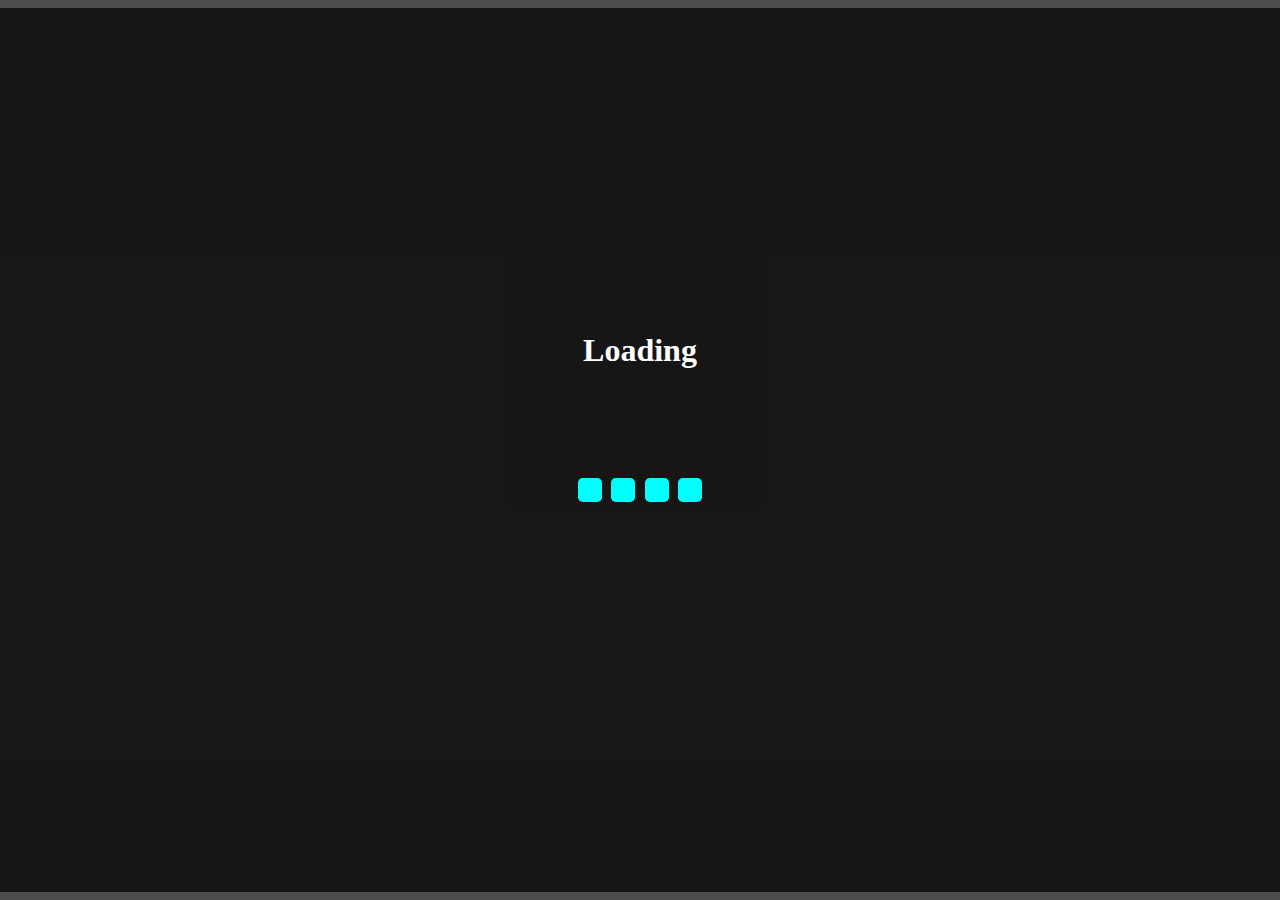
<file: index.html>
<!DOCTYPE html>
<html lang="en">
  <head>
    <meta name="viewport" content="width=device-width, initial-scale=1.0" />
    <title>PlayVerse</title>
    <link rel="icon" href="./assets/icon.png" />

    <style>
      html,
      body {
        height: 100%;
        width: 100%;
        background-color: rgba(0, 0, 0, 0.7);
        display: flex;
        flex-direction: column;
        justify-content: center;
        align-items: center;
        color: white;
      }
      .square {
        display: flex;
        height: 12.5rem;
        width: 15.6rem;
        justify-content: center;
        align-items: center;
        color: white;
      }

      .same {
        margin: 0 0.3rem;
        border-radius: 0.3rem;
        height: 1.5rem;
        width: 1.5rem;
        background-color: aqua;
        animation: move 1s infinite ease-in-out;
      }

      .sq1 {
        animation-delay: 0s;
      }
      .sq2 {
        animation-delay: 0.1s;
      }
      .sq3 {
        animation-delay: 0.2s;
      }
      .sq4 {
        animation-delay: 0.3s;
      }
      @keyframes move {
        0%,
        100% {
          transform: translateY(0rem);
        }
        50% {
          transform: translateY(-2.5rem);
        }
      }
    </style>
  </head>
  <body>
    <h1>Loading</h1>

    <div class="square">
      <div class="sq1 same"></div>
      <div class="sq2 same"></div>
      <div class="sq3 same"></div>
      <div class="sq4 same"></div>
    </div>
    <script>
      setTimeout(() => {
        window.location.href = "index2.html";
      }, 3500);
    </script>
  </body>
</html>
</file>
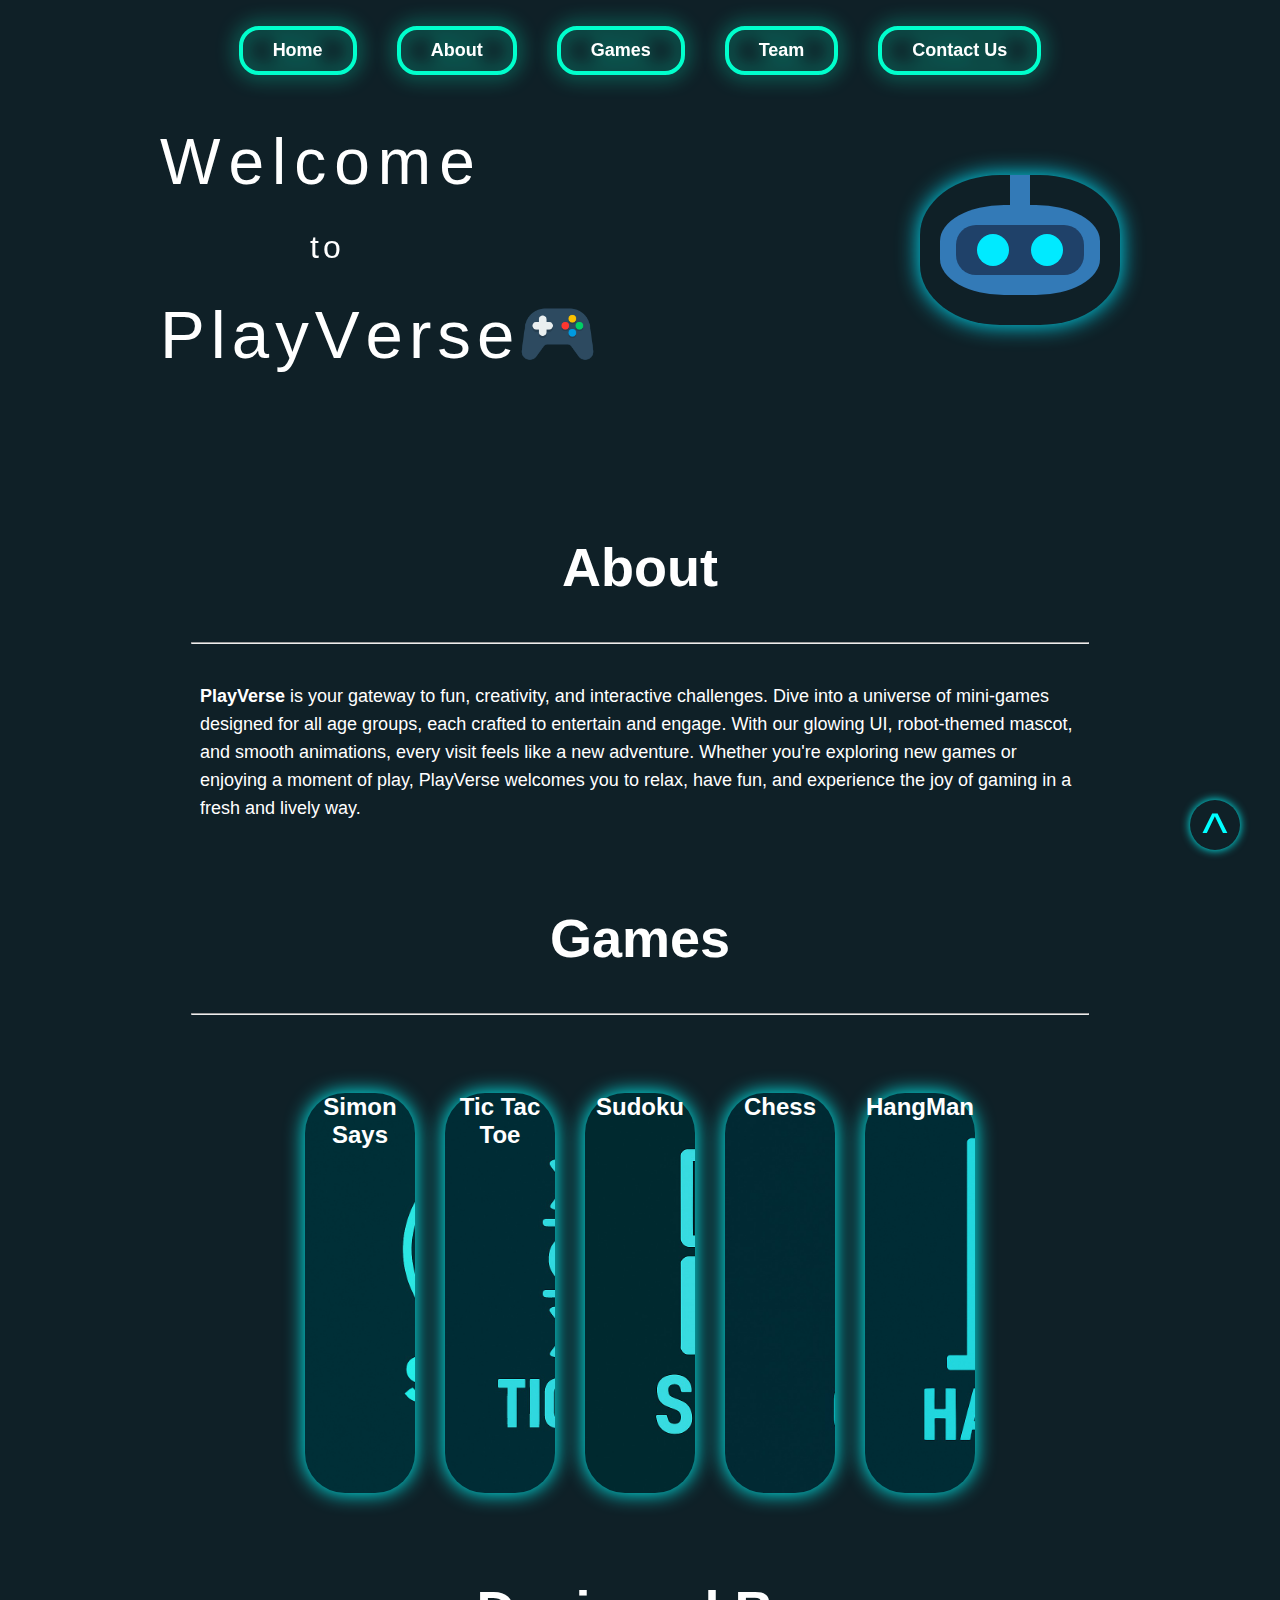
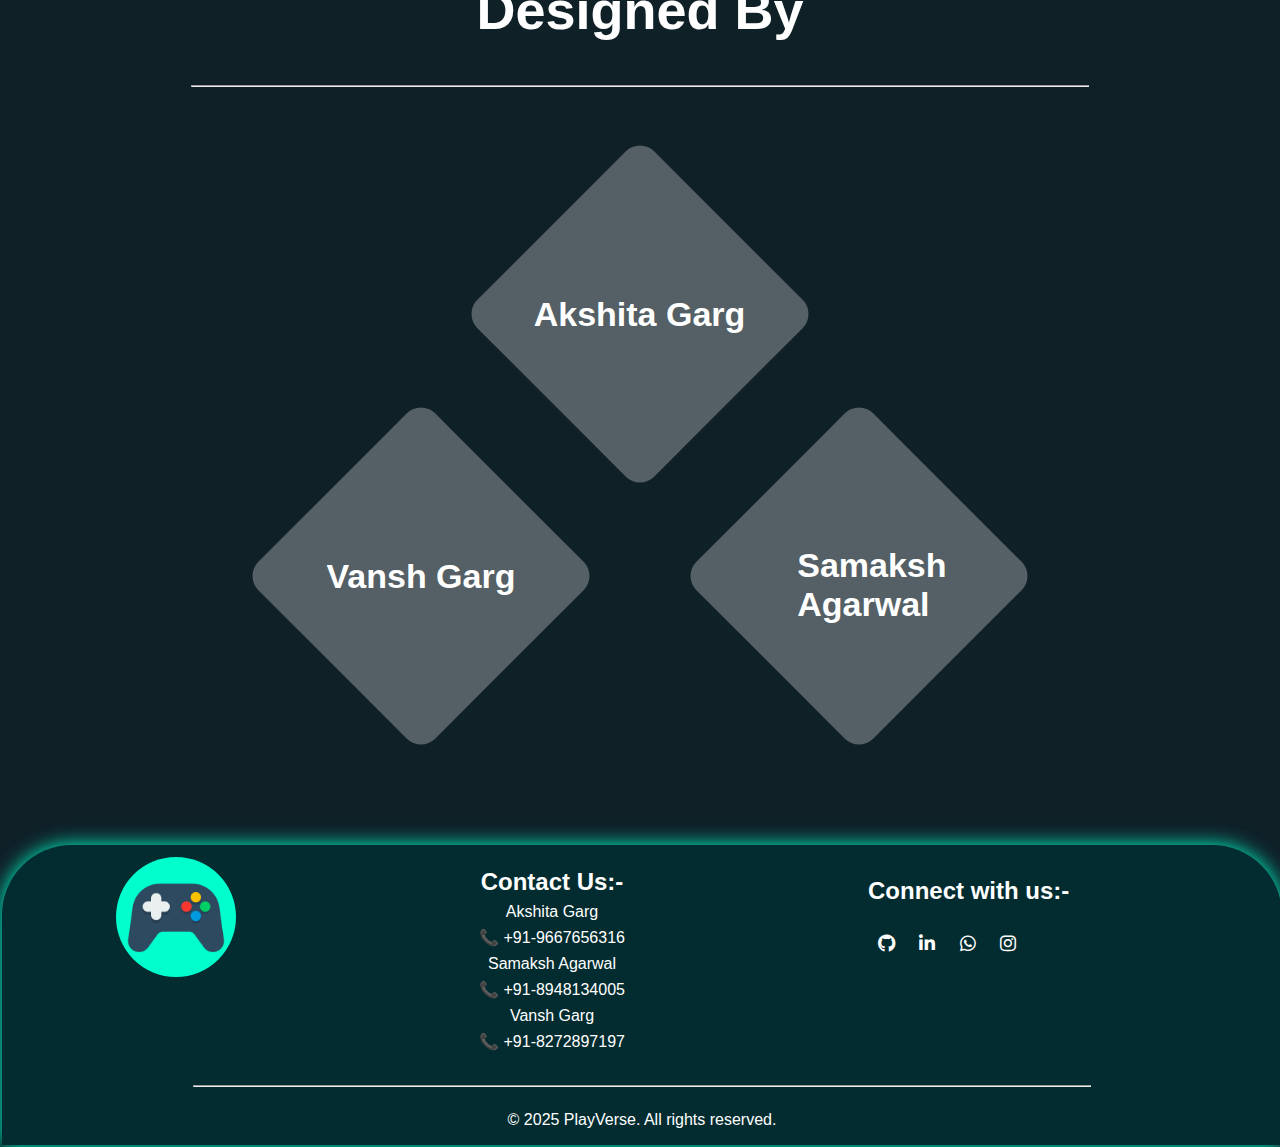
<file: index2.html>
<!DOCTYPE html>
<html lang="en">
  <head>
    <meta charset="UTF-8" />
    <meta name="viewport" content="width=device-width, initial-scale=1.0" />
    <title>PlayVerse</title>
    <link
      rel="stylesheet"
      href="https://cdnjs.cloudflare.com/ajax/libs/font-awesome/6.7.2/css/all.min.css"
      integrity="sha512-Evv84Mr4kqVGRNSgIGL/F/aIDqQb7xQ2vcrdIwxfjThSH8CSR7PBEakCr51Ck+w+/U6swU2Im1vVX0SVk9ABhg=="
      crossorigin="anonymous"
      referrerpolicy="no-referrer"
    />
    <link rel="icon" href="./assets/icon.png" />
    <link rel="stylesheet" href="style.css" />
  </head>
  <body>
    <div class="header">
      <div class="nav-bar">
        <div class="hamburger">&#9776;</div>
        <a href="index.html">Home</a>
        <a href="#about">About</a>
        <a href="#games">Games</a>
        <a href="#team">Team</a>
        <a href="#contact">Contact Us</a>
      </div>

      <div class="heading-robo">
        <div class="heading">
          <div id="welcome" class="animate">
            <span>W</span><span>e</span><span>l</span><span>c</span>
            <span>o</span><span>m</span><span>e</span>
          </div>

          <div id="to" class="animate"><span>t</span><span>o</span></div>
          <div class="animate playverse">
            <div id="playverse">
              <span>P</span><span>l</span><span>a</span><span>y</span
              ><span>V</span><span>e</span><span>r</span><span>s</span
              ><span>e</span>
            </div>
            <div class="image">
              <img height="75px" width="75px" src="./assets/icon.png" />
            </div>
          </div>
        </div>
        <div class="robo">
          <div class="head"></div>
          <div class="face">
            <div class="eyes">
              <div class="eye1 eye"></div>
              <div class="eye2 eye"></div>
            </div>
          </div>
          <div class="smile"></div>
        </div>
      </div>
    </div>

    <div class="main">
        <div class="about" id="about">
  <h1>About</h1>
  <hr />
  <p>
    <strong>PlayVerse</strong> is your gateway to fun, creativity, and
    interactive challenges. Dive into a universe of mini-games designed
    for all age groups, each crafted to entertain and engage. With our
    glowing UI, robot-themed mascot, and smooth animations, every visit
    feels like a new adventure. Whether you're exploring new games or
    enjoying a moment of play, PlayVerse welcomes you to relax, have fun,
    and experience the joy of gaming in a fresh and lively way.
  </p>
</div>

      <div class="game-section" id="games">
  <h1>Games</h1>
  <hr />
  <div class="games">

    <a href="./games/simon.html" target="_blank">
      <div class="shrink gameBox simon">
        <div class="content">
          <h2></h2>
          <p></p>
        </div>
      </div>
    </a>

    <a href="./games/tic.html" target="_blank">
      <div class="shrink gameBox tic">
        <div class="content">
          <h2></h2>
          <p></p>
        </div>
      </div>
    </a>

    <a href="./games/sudoku.html" target="_blank">
      <div class="shrink gameBox sudoku">
        <div class="content">
          <h2></h2>
          <p></p>
        </div>
      </div>
    </a>

    <a href="./games/chess.html" target="_blank">
      <div class="shrink gameBox chess">
        <div class="content">
          <h2></h2>
          <p></p>
        </div>
      </div>
    </a>

    <a href="./games/hangman.html" target="_blank">
      <div class="shrink gameBox hang">
        <div class="content">
          <h2></h2>
          <p></p>
        </div>
      </div>
    </a>

  </div>
</div>
      <div class="designers" id="team">
        <h1>Designed By</h1>
        <hr />
        <div class="team">
          <div class="member member1">
            <h3>Akshita Garg</h3>
          </div>

          <div class="sub">
            <div class="member member4">
              <h3>Akshita Garg</h3>
            </div>
            <div class="member member2">
              <h3>Vansh Garg</h3>
            </div>
            <div class="member member3">
              <h3>Samaksh Agarwal</h3>
            </div>
          </div>
        </div>
      </div>
    </div>

    <div class="footer" id="contact">
      <div class="text">
        <div class="logo equal">
          <img src="./assets/icon.png" height="100px" width="100px" />
        </div>
        <div class="contact equal">
          <h2>Contact Us:-</h2>
          <a target="main" href="https://www.linkedin.com/in/akshita-garg-9b393a32a/">Akshita Garg</a>
          <p>📞 +91-9667656316</p>
          <a target="_blank" href="https://www.linkedin.com/in/samaksha-agarwal-42a12a343?utm_source=share&utm_campaign=share_via&utm_content=profile&utm_medium=android_app">Samaksh Agarwal</a>
          <p>📞 +91-8948134005</p>
          <a target="main" href="https://www.linkedin.com/in/vansh-garg-312790312?utm_source=share&utm_campaign=share_via&utm_content=profile&utm_medium=android_app">Vansh Garg</a>
          <p>📞 +91-8272897197</p>
        </div>
        <div class="connect equal">
          <h2>Connect with us:-</h2>
          <a target="_blank" href=""
            ><i class="fa-brands fa-github"></i
          ></a>
          <a
            target="_blank"
            href="https://www.linkedin.com/in/akshita-garg-9b393a32a/"
            ><i class="fa-brands fa-linkedin-in"></i
          ></a>
          <a
            target="_blank"
            href="https://chat.whatsapp.com/EkjZSwEbZDr5JQ0E9ywei9"
            target="_blank"
            ><i class="fa-brands fa-whatsapp"></i
          ></a>
          <a
            target="_blank"
            href="https://www.instagram.com/2006.vansh?igsh=ZTg4NWk5Mm8yNjBh"
            target="_blank"
            ><i class="fa-brands fa-instagram"></i
          ></a>
          
        </div>
      </div>
      <hr />
      <p>&copy; 2025 PlayVerse. All rights reserved.</p>
    </div>
    <button id="scrollUp" title="Scroll to top">^</button>

    <script src="app.js"></script>
  </body>
</html>
</file>
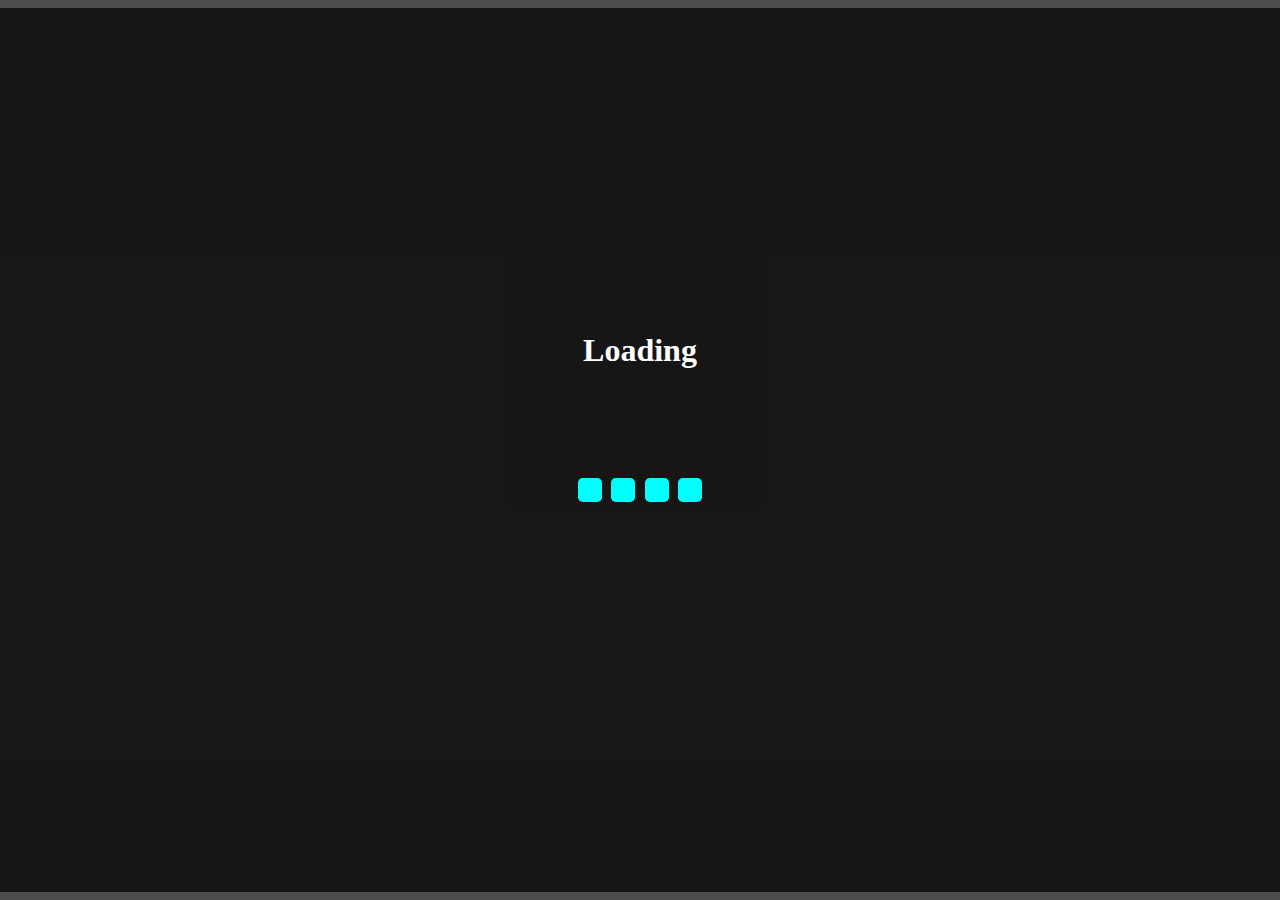
<file: preloader.html>
<!DOCTYPE html>
<html lang="en">
  <head>
    <meta name="viewport" content="width=device-width, initial-scale=1.0" />
    <title>PlayVerse</title>
    <link rel="icon" href="./assets/icon.png" />

    <style>
      html,
      body {
        height: 100%;
        width: 100%;
        background-color: rgba(0, 0, 0, 0.7);
        display: flex;
        flex-direction: column;
        justify-content: center;
        align-items: center;
        color: white;
      }
      .square {
        display: flex;
        height: 12.5rem;
        width: 15.6rem;
        justify-content: center;
        align-items: center;
        color: white;
      }

      .same {
        margin: 0 0.3rem;
        border-radius: 0.3rem;
        height: 1.5rem;
        width: 1.5rem;
        background-color: aqua;
        animation: move 1s infinite ease-in-out;
      }

      .sq1 {
        animation-delay: 0s;
      }
      .sq2 {
        animation-delay: 0.1s;
      }
      .sq3 {
        animation-delay: 0.2s;
      }
      .sq4 {
        animation-delay: 0.3s;
      }
      @keyframes move {
        0%,
        100% {
          transform: translateY(0rem);
        }
        50% {
          transform: translateY(-2.5rem);
        }
      }
    </style>
  </head>
  <body>
    <h1>Loading</h1>

    <div class="square">
      <div class="sq1 same"></div>
      <div class="sq2 same"></div>
      <div class="sq3 same"></div>
      <div class="sq4 same"></div>
    </div>
    <script>
      setTimeout(() => {
        window.location.href = "index.html";
      }, 3500);
    </script>
  </body>
</html>
</file>
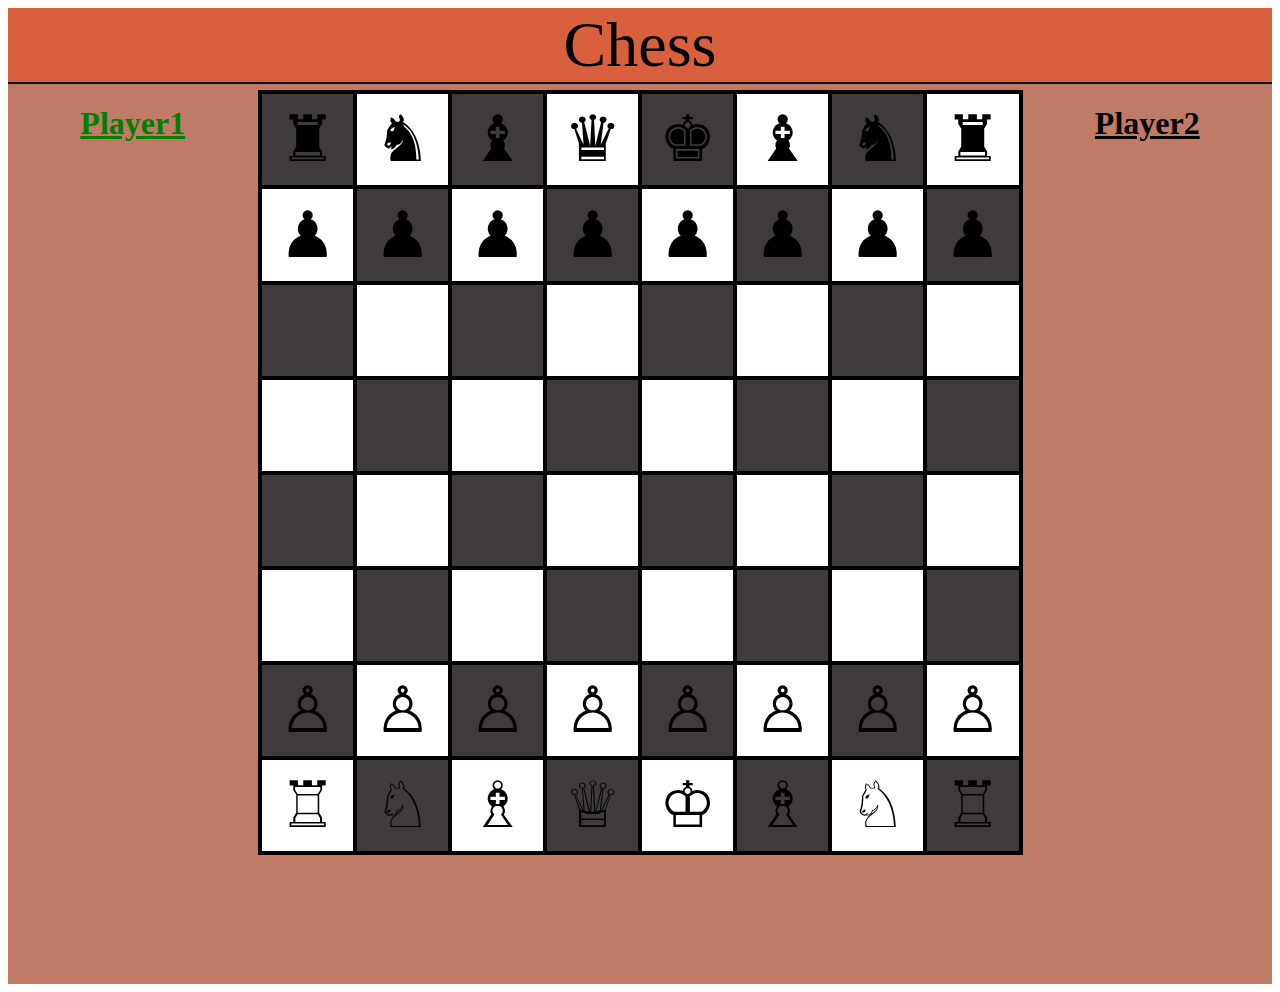
<file: games/chess.html>
<!DOCTYPE html>
<html lang="en">
<head>
    <meta charset="UTF-8">
    <meta name="viewport" content="width=device-width, initial-scale=1.0">
    <title>Chess</title>

    <link rel="icon" href="../assets/chess.jpg">
    <link rel="stylesheet" href="chess.css">
    
</head>

<body>

    <div class="chess">Chess</div>
    <div class="container">
    <div class="player1">
        <h1><u>Player1</u></h1>
        <div class="blackarr"></div>
    </div>
    <div class="board">
        <div class="row1">
        <div class="box1">♜</div>
        <div class="box2">♞</div>
        <div class="box1">♝</div>
        <div class="box2">♛</div>
        <div class="box1">♚</div>
        <div class="box2">♝	</div>
        <div class="box1">♞</div>
        <div class="box2">♜</div></div>

        <div class="row2">
        <div class="box2">♟</div>
        <div class="box1">♟</div>
        <div class="box2">♟</div>
        <div class="box1">♟</div>
        <div class="box2">♟</div>
        <div class="box1">♟</div>
        <div class="box2">♟</div>
        <div class="box1">♟</div></div>

        <div class="row3">
        <div class="box1"></div>
        <div class="box2"></div>
        <div class="box1"></div>
        <div class="box2"></div>
        <div class="box1"></div>
        <div class="box2"></div>
        <div class="box1"></div>
        <div class="box2"></div></div>

        <div class="row4">
        <div class="box2"></div>
        <div class="box1"></div>
        <div class="box2"></div>
        <div class="box1"></div>
        <div class="box2"></div>
        <div class="box1"></div>
        <div class="box2"></div>
        <div class="box1"></div></div>

        <div class="row5">
        <div class="box1"></div>
        <div class="box2"></div>
        <div class="box1"></div>
        <div class="box2"></div>
        <div class="box1"></div>
        <div class="box2"></div>
        <div class="box1"></div>
        <div class="box2"></div></div>

        <div class="row6">
        <div class="box2"></div>
        <div class="box1"></div>
        <div class="box2"></div>
        <div class="box1"></div>
        <div class="box2"></div>
        <div class="box1"></div>
        <div class="box2"></div>
        <div class="box1"></div></div>

        <div class="row7">
        <div class="box1">♙</div>
        <div class="box2">♙	</div>
        <div class="box1">♙</div>
        <div class="box2">♙</div>
        <div class="box1">♙</div>
        <div class="box2">♙</div>
        <div class="box1">♙</div>
        <div class="box2">♙</div></div>

        <div class="row8">
        <div class="box2">♖</div>
        <div class="box1">♘</div>
        <div class="box2">♗</div>
        <div class="box1">♕</div>
        <div class="box2">♔</div>
        <div class="box1">♗</div>
        <div class="box2">♘</div>
        <div class="box1">♖</div></div>

    </div>
     <div class="player2">
        <h1><u>Player2</u></h1>
        <div class="whitearr"></div>
    </div>

    <audio class="audioplayer" src="chess.mp3"></audio>
    </div>
</body>


<script src="chess.js"></script>

</body>
</html>
</file>
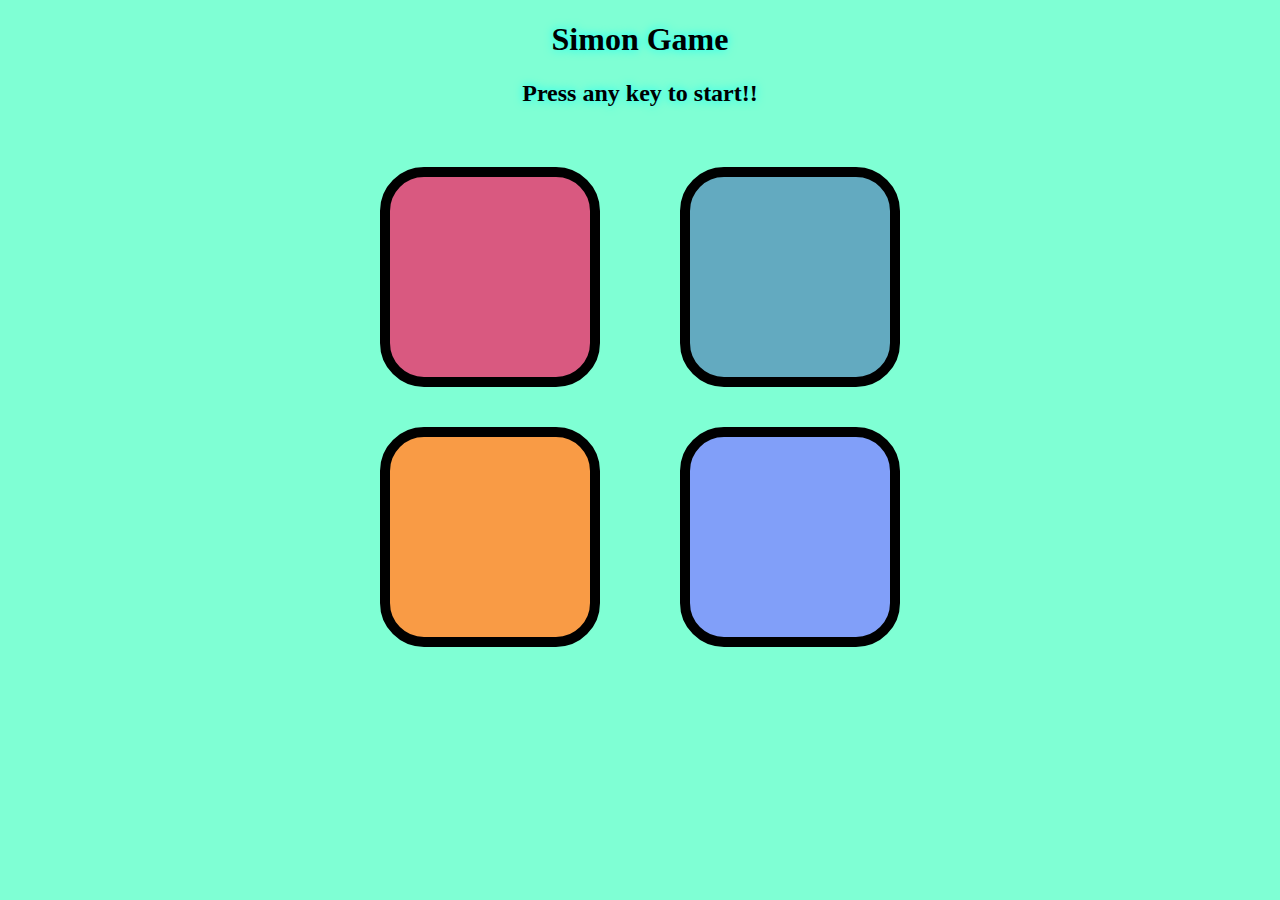
<file: games/simon.html>
<!DOCTYPE html>
<html lang="en">
  <head>
    <title>Simon Says</title>
    <link rel="stylesheet" href="simon.css" />
    <link rel="icon" href="../assets/simon.jpg">
  </head>
  <body>
    <h1>Simon Game</h1>
    <h2>Press any key to start!!</h2>
    <div class="btn-container">
      <div class="line-one">
        <div class="btn red" type="button" id="red"></div>
        <div class="btn yellow" type="button" id="yellow"></div>
      </div>
      <div class="line-two">
        <div class="btn green" type="button" id="green"></div>
        <div class="btn purple"  type="button" id="purple"></div>
      </div>
    </div>

    <script src="simon.js"></script>
  </body>
</html>
</file>
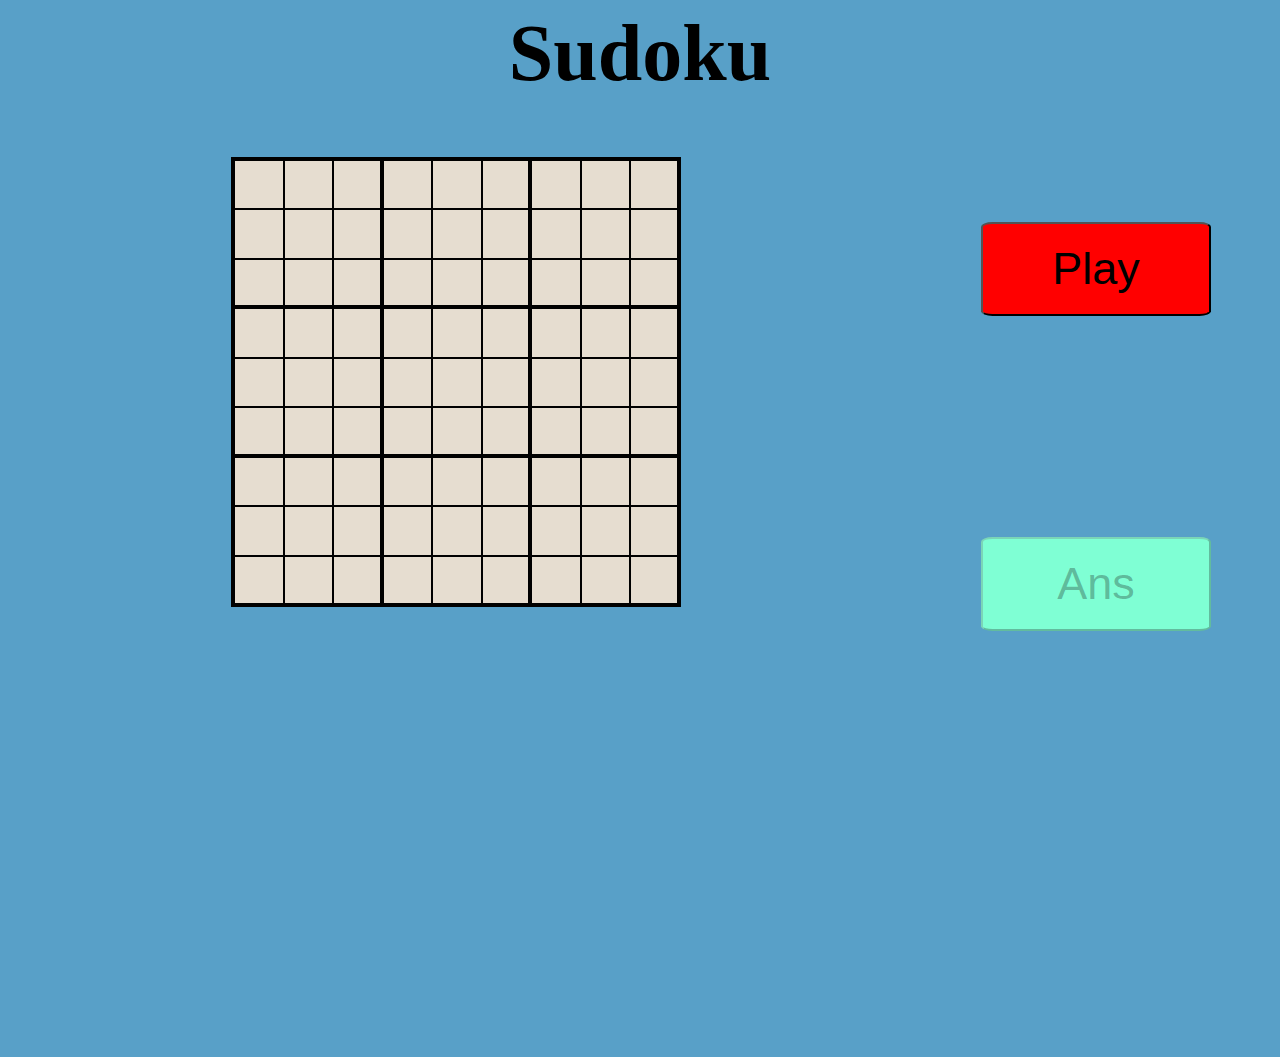
<file: games/sudoku.html>
<!DOCTYPE html>
<html lang="en">
<head>
    <meta charset="UTF-8">
    <meta name="viewport" content="width=device-width, initial-scale=1.0">
    <title>Sudoku</title>
    <link rel="icon" href="../assets/sudoku.jpg">
    <link rel="stylesheet" href="sudoku.css">
</head>
<body>
    <h1>Sudoku</h1>
    <div class="container">
        
        <div class="game">
        <div class="board">
            <div class="box"></div>
            <div class="box"></div>
            <div class="box right"></div>
            <div class="box"></div>
            <div class="box"></div>
            <div class="box right"></div>
            <div class="box"></div>
            <div class="box"></div>
            <div class="box right"></div>
            <div class="box"></div>
            <div class="box"></div>
            <div class="box right"></div>
            <div class="box"></div>
            <div class="box"></div>
            <div class="box right"></div>
            <div class="box"></div>
            <div class="box"></div>
            <div class="box right"></div>
            <div class="box down"></div>
            <div class="box down "></div>
            <div class="box right down "></div>
            <div class="box down "></div>
            <div class="box down "></div>
            <div class="box right down"></div>
            <div class="box down"></div>
            <div class="box down"></div>
            <div class="box right down"></div>
            <div class="box"></div>
            <div class="box"></div>
            <div class="box right"></div>
            <div class="box"></div>
            <div class="box"></div>
            <div class="box right"></div>
            <div class="box"></div>
            <div class="box"></div>
            <div class="box right"></div>
            <div class="box"></div>
            <div class="box"></div>
            <div class="box right"></div>
            <div class="box"></div>
            <div class="box"></div>
            <div class="box right"></div>
            <div class="box"></div>
            <div class="box"></div>
            <div class="box right"></div>
            <div class="box down"></div>
            <div class="box down "></div>
            <div class="box right down "></div>
            <div class="box down "></div>
            <div class="box down "></div>
            <div class="box right down"></div>
            <div class="box down"></div>
            <div class="box down"></div>
            <div class="box right down"></div>
            <div class="box"></div>
            <div class="box"></div>
            <div class="box right"></div>
            <div class="box"></div>
            <div class="box"></div>
            <div class="box right"></div>
            <div class="box"></div>
            <div class="box"></div>
            <div class="box right"></div>
            <div class="box"></div>
            <div class="box"></div>
            <div class="box right"></div>
            <div class="box"></div>
            <div class="box"></div>
            <div class="box right"></div>
            <div class="box"></div>
            <div class="box"></div>
            <div class="box right"></div>
            <div class="box down"></div>
            <div class="box down "></div>
            <div class="box right down "></div>
            <div class="box down "></div>
            <div class="box down "></div>
            <div class="box right down"></div>
            <div class="box down"></div>
            <div class="box down"></div>
            <div class="box right down"></div>

        </div>
        </div>
        
        <div class="play">
            <button id="playbtn">Play</button>
            <button id="ans">Ans</button>
        </div>
    </div>
    <script src="sudoku.js"></script>
</body>
</html>
</file>
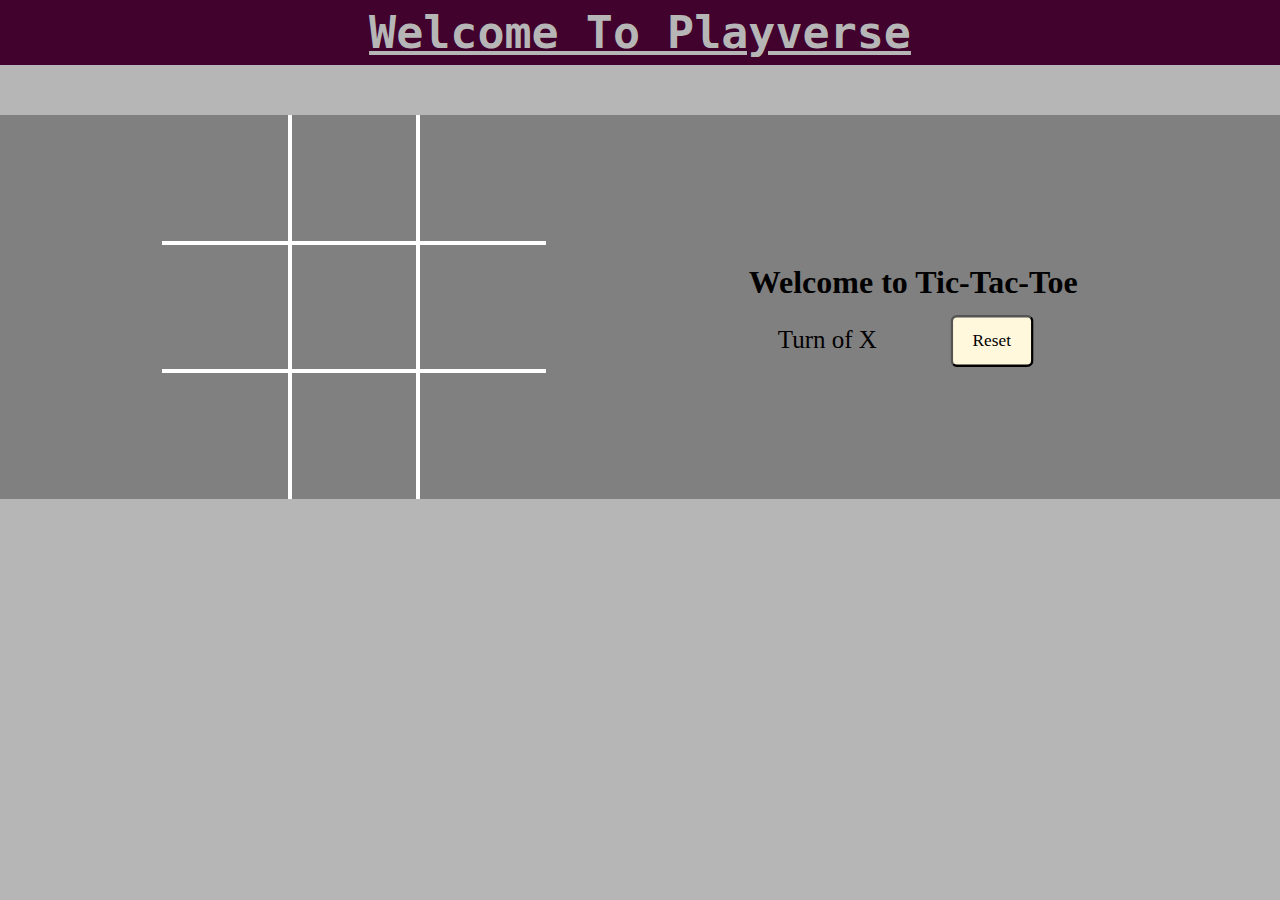
<file: games/tic.html>
<!DOCTYPE html>
<html lang="en">
<head>
    <meta charset="UTF-8">
    <meta name="viewport" content="width=device-width, initial-scale=1.0">
    <title>Tic-Tac-Toe</title>
    <link rel="stylesheet" href="tic.css">
    <link rel="shortcut icon" href="../assets/tic.jpg">
    
</head>
<body>
    <nav class="nav">
       <div class="navhead">
        <h2>Welcome To Playverse</h2>
       </div>
    </nav>
    <div class="gamecontainer">
        <div class="container">
            <div class="line"></div>
            <div class="box bt-0 bl-0"><span class="boxtext"></span></div>
            <div class="box bt-0"><span class="boxtext"></span></div>
            <div class="box bt-0 br-0"><span class="boxtext"></span></div>
            <div class="box bl-0"><span class="boxtext"></span></div>
            <div class="box"><span class="boxtext"></span></div>
            <div class="box br-0"><span class="boxtext"></span></div>
            <div class="box bb-0 bl-0"><span class="boxtext"></span></div>
            <div class="box bb-0"><span class="boxtext"></span></div>
            <div class="box bb-0 br-0"><span class="boxtext"></span></div>
        </div>
        <div class="gameinfo">
           <div class="heading">
             <h1>Welcome to Tic-Tac-Toe</h1>
           </div>
            <div class="infoandbutton">
                <div class="info">
                    Turn of X
                </div>
                <button id="reset">Reset</button>
            </div>
        </div>
    </div>
    
    <script src="tic.js"></script>
</body>
</html>
</file>
<file: style.css>
body,
html {
  margin: 0;
  padding: 0;
  background: #0f2027;
  color: white;
  font-family: sans-serif;
  overflow-x: hidden;
}

.nav-bar {
  position: fixed;
  top: 0;
  width: 100%;
  height: 100px;
  display: flex;
  align-items: center;
  justify-content: center;
  padding: 0 20px;
  background: #0f2027;
  z-index: 100;
  gap: 20px;
}

.hamburger {
  display: none;
  font-size: 30px;
  cursor: pointer;
  color: white;
  margin-right: 10px;
}
@keyframes fadeInUp {
  from {
    opacity: 0;
    transform: translateY(20px);
  }
  to {
    opacity: 1;
    transform: translateY(0);
  }
}
.nav-bar a {
  position: relative;
  filter: drop-shadow(0 0 0.625rem #00ffcc);
  font-size: large;
  font-weight: 700;
  color: white;
  text-decoration: none;
  margin: 20px 10px;
  padding: 10px 30px;
  border: 4px solid #00ffcc;
  border-radius: 20px;
  transition: all 0.4s ease;
}

.nav-bar a:hover {
  border: none;
}

.nav-bar a::after {
  content: "";
  position: absolute;
  bottom: 7px;
  left: 25%;
  height: 3px;
  width: 0;
  background-color: #00ffcc;
  border-radius: 10px;
  transition: all 0.4s ease;
}

.nav-bar a:hover::after {
  width: 50%;
}

.heading-robo {
  width: 100%;
  display: flex;
  height: 300px;
  align-items: center;
  justify-content: space-evenly;
}
.robo {
  background: #0f2027;

  height: 150px;
  width: 200px;
  border-radius: 40%;
  display: flex;
  flex-direction: column;
  box-shadow: 0 0 22px #00e7ff;
  align-items: center;
}
.head {
  height: 30px;
  width: 20px;
  background-color: #337ab7;
}
.face {
  height: 90px;
  width: 80%;
  background-color: #337ab7;
  border-radius: 40%;
  display: flex;
  justify-content: center;
  align-items: center;
}
.eyes {
  background-color: #1f4169;
  height: 50px;
  width: 80%;
  border-radius: 20px;
  display: flex;
  justify-content: space-evenly;
  align-items: center;
  overflow: hidden;
}
.eye {
  height: 32px;
  width: 32px;
  border-radius: 50%;
  background-color: #00eaff;
}

.robo:hover .smile {
  height: 10px;
  width: 60px;

  border-bottom: 10px solid #00eaff;
}
.robo:hover .eye {
  width: 32px;
  height: 16px;
  background-color: #00eaff;
  border-radius: 0;
}
.heading {
  display: flex;
  width: 600px;
  flex-direction: column;
  gap: 30px;
}
.header {
  height: 500px;
  width: 100%;
  display: flex;
  flex-direction: column;
  align-items: center;
  justify-content: space-evenly;
}
#welcome {
  font-size: 4rem;
  letter-spacing: 8px;
}
#to {
  margin-left: 150px;
  font-size: 2rem;
  letter-spacing: 4px;
}
#playverse {
  font-size: 4.2rem;
  letter-spacing: 6px;
}
.animate {
  width: fit-content;
  display: flex;
}
.animate span {
  display: inline-block;
  transform: rotateY(0deg);
  transition: 0.5s;
  animation: bounce 2s ease infinite alternate;
  position: relative;
}
.animate span:nth-child(1) {
  animation-delay: 0s;
}
.animate span:nth-child(2) {
  animation-delay: 0.1s;
}
.animate span:nth-child(3) {
  animation-delay: 0.2s;
}
.animate span:nth-child(4) {
  animation-delay: 0.3s;
}
.animate span:nth-child(5) {
  animation-delay: 0.4s;
}
.animate span:nth-child(6) {
  animation-delay: 0.5s;
}
.animate span:nth-child(7) {
  animation-delay: 0.6s;
}
.animate span:nth-child(8) {
  animation-delay: 0.7s;
}
.animate span:nth-child(9) {
  animation-delay: 0.8s;
}

@keyframes bounce {
  0%,
  100% {
    top: 0;
  }

  50% {
    top: -20px;
    text-shadow: 0 1px 0 #00ffcc, 0 2px 0 #00ffcc, 0 3px 0 #00ffcc,
      0 4px 0 #00ffcc, 0 5px 0 #00ffcc, 0 6px 0 #00ffcc, 0 7px 0 #00ffcc,
      0 8px 0 #00ffcc;
  }
  70% {
    top: -10px;
    text-shadow: 0 1px 0 #00ffcc, 0 2px 0 #00ffcc, 0 3px 0 #00ffcc,
      0 4px 0 #00ffcc, 0 5px 0 #00ffcc, 0 6px 0 #00ffcc, 0 7px 0 #00ffcc,
      0 8px 0 #00ffcc;
  }
}
h1 {
  font-size: 54px;
  animation: glowUp 2s ease infinite alternate;
}

@keyframes glowUp {
  from {
    text-shadow: 0 0 6px #00ffcc;
  }
  to {
    text-shadow: 0 0 10px #00ffcc, 0 0 20px #00ffcc;
  }
}

.about {
  display: flex;
  flex-direction: column;
  justify-content: center;
  align-items: center;
}
hr {
  width: 4px;
  border-radius: 20px;
  width: 70%;
  display: flex;
  justify-content: center;
  background-color: white;
}
.trail {
  position: fixed;
  width: 6px;
  height: 6px;
  border-radius: 50%;
  background: #00ffcc;
  box-shadow: 0 0 8px #00ffcc;
  pointer-events: none;
  transform: translate(-50%, -50%);
}

.about p {
  font-size: 18px;
  margin-top: 0;
  padding: 30px 200px;
  line-height: 28px;
}
.space {
  margin-top: 350px;
}
.card {
  height: 400px;
  width: 500px;
  border-radius: 40px;
  margin: 0 10px;
  display: flex;
  flex-direction: column-reverse;
  transition: all 0.3s ease;
}

.row {
  padding: 20px;
  height: 200px;
  display: flex;
  flex-direction: column;
  justify-content: center;
  align-items: start;
  background-color: rgba(255, 255, 255, 0.2);
  width: 460px;
  border-radius: 0 0 40px 40px;
}

.shrink {
  height: 400px;
  width: 110px;
  border-radius: 40px;
  background-color: rgb(5, 99, 99);
  box-shadow: 0 0 20px cyan;
  transition: all 0.3s ease;
}
.designers {
  display: flex;
  flex-direction: column;
  justify-content: center;
  align-items: center;
}

.designh2 {
  font-size: 30px;
  font-weight: 900;

  color: white;
}

.designp {
  line-height: 24px;
  font-size: 18px;
  font-weight: 800;
  color: white;
}

.games {
  margin: 50px;
  display: flex;
  justify-content: center;
  width: 100%;
  gap: 30px;
}
.game-section {
  display: flex;
  flex-direction: column;
  justify-content: center;
  align-items: center;
}
.simon {
  background-image: url("./assets/simon.jpg");
  background-size: cover;
}
.tic {
  background-image: url("./assets/tic.jpg");
  background-size: cover;
}
.sudoku {
  background-image: url("./assets/sudoku.jpg");
  background-size: cover;
}
.hang {
  background-image: url("./assets/hangm.jpg");
  background-size: cover;
}
.chess {
  background-image: url("./assets/chess.jpg");
  background-size: cover;
}

.member {
  margin: 6px;
  height: 250px;
  width: 250px;
  transform: rotate(45deg);
  background-color: aqua;
  border-radius: 20px;
  background-color: rgba(245, 245, 245, 0.3);
  display: flex;
  justify-content: center;
  align-items: center;
  transition: 1s ease-in;
}
.member h3 {
  font-size: 34px;
  transform: rotate(-45deg);
}
.member3 h3 {
  margin-left: 60px;
  margin-top: 0;
}
.member4 {
  display: none;
}
.team {
  margin-top: 50px;
  display: flex;
  flex-direction: column;
  justify-content: center;
  align-items: center;
  height: 600px;
}
.sub {
  width: 700px;
  display: flex;
  justify-content: space-between;
}
.member1:hover {
  background-image: url("./assets/member1.png");
  background-size: cover;

  transform: rotate(-0deg);
  h3 {
    opacity: 0;
  }
}
.member4:hover {
  background-image: url("./assets/member1.png");
  background-size: cover;

  transform: rotate(-0deg);
  h3 {
    opacity: 0;
  }
}
.member3:hover {
  background-image: url("./assets/member3.png");
  background-size: cover;

  transform: rotate(-0deg);
  h3 {
    opacity: 0;
  }
}
.member2:hover {
  background-image: url("./assets/member2.png");
  background-size: cover;

  transform: rotate(-0deg);
  h3 {
    opacity: 0;
  }
}
.footer {
  margin: 2px;
  margin-top: 100px;
  border-radius: 70px 70px 0 0;
  height: 300px;
  width: 100%;
  background-color: #032c30;
  box-shadow: 0 0 20px #00ffcc;
  display: flex;
  flex-direction: column;
  justify-content: center;
  align-items: center;
}
.text {
  width: 90%;
  display: flex;
  justify-content: space-between;
  height: 250px;
}

.connect i {
  font-size: 18px;
  color: white;
  margin: 10px;
}
.connect  i:hover {
  font-size: 24px;
}

.equal {
  margin: 12px 50px;
  height: 200px;
  width: 300px;
}
.contact {
  line-height: 10px;
  display: flex;
  flex-direction: column;
  justify-content: start;
  align-items: center;
}
.contact a {
  text-decoration: none;
  color: white;
}
.contact a:hover {
  text-decoration: 2px solid underline white;
}
.logo {
  height: 120px;
  width: 120px;
  border-radius: 50%;
  background-color: #00ffcc;
  display: flex;
  justify-content: center;
  align-items: center;
}
.logo img {
  animation: move 3s infinite ease-in-out;
}
@keyframes move {
  0% {
    transform: rotate(0deg);
  }
  50% {
    transform: rotate(-180deg);
  }
  100% {
    transform: rotate(-360deg);
  }
}
@media (max-width: 705px) {
  .logo {
    display: none;
  }
  .footer {
    height: 550px;
  }
  .text {
    height: 350px;
  }
}
@media (max-width: 770px) {
  .team {
    margin-top: 200px;
  }
  .member1 {
    display: none;
  }
  .member4 {
    display: flex;
    justify-content: center;
    align-items: center;
  }
  .designers {
    margin-bottom: 250px;
    display: flex;
    flex-direction: column;
  }
  .sub {
    display: flex;
    gap: 20px;
    flex-direction: column;
    justify-content: center;
    align-items: center;
  }
  .games h2 {
    margin-left: 15px;
    font-size: 12px;
  }
  .games {
    flex-direction: column;
    align-items: center;
  }
  .shrink {
    height: 50px;
    width: 100px;
  }
  .card {
    height: 400px;
    width: 300px;
  }
  .row {
    width: 260px;
    height: 200px;
  }
  .heading-robo {
    gap: 30px;
    flex-wrap: wrap;
  }
  .about {
    margin-top: 300px;
  }
  .about p {
    padding: 0 20px;
    margin: 30px;
  }
  .playverse {
    display: flex;
    flex-wrap: wrap;
  }

  .nav-bar {
    flex-wrap: wrap;
    justify-content: center;
    height: auto;
    padding-top: 20px;
    background: transparent;
  }

  .nav-bar a {
    display: none; /* Hide initially */
  }

  .nav-bar.show a {
    display: inline-block;
    animation: fadeInUp 1s ease;
  }
  .hamburger {
    display: block;
    position: absolute;
    top: 0;
    right: 10px;
  }
}

@media (max-width: 790px) {
  .footer {
    height: 450px;
  }
  .text {
    height: 350px;
    flex-wrap: wrap;
  }
}
#scrollUp {
  border:none;
  position: fixed;
  bottom: 50px;
  right: 40px;
  width: 50px;
  height: 50px;
  color: cyan;
  box-shadow: 0 0 10px cyan;
  background:transparent;
  border-radius: 50%;
  font-size: 54px;
  font-weight: 500;
}
.games a{
    text-decoration: none;
    color:white;
    text-align: center;
   
}
</file>
<file: games/chess.css>
*{
    box-sizing:border-box;
}
.chess{
    width:100%;
    text-align: center;
    font-size: 5vw;
     background-color: #d9603c;
     border-bottom: 2px solid black;
}
.container{
    height: 100vh;
    display: flex;
    justify-content: space-evenly;
   
    background-color: #bf7b66;
}
.box1,.box2{
    height:100%;
    width:12.5%;
    /* background-color: aqua; */
    border: 2px solid black;
    display: flex;
    justify-content: center;
    align-items: center;
    
    font-size: clamp(0.1em,5vw,10em);
    

}
.box1{
    background-color: #3f3b3b;
}
.box2{
    background-color: white;
}
.board{
    height:85%;
    aspect-ratio: 1/1;
    width:auto;
    align-self: flex-start;
    margin-top: 0.5%;
    border: 2px solid black;
}
@media (max-aspect-ratio: 1/1) {
    .board {
        align-self: flex-start;
        aspect-ratio: 1/1;
        height: auto;
        width: 95vw; 
    }
}

.row1,.row2,.row3,.row4,.row5,.row6,.row7,.row8{
    display: flex;
    width:100%;
    height:12.5%;
}

.player1,.player2{
    width:20vw;
}

.player1 h1, .player2 h1{
    text-align: center;
    font-size: 2.5vw;
}


.hint {
  background-color: rgba(50, 205, 50, 0.35);  /* soft lime overlay */
  cursor: pointer;
}
.blackarr,.whitearr{
    color:black;
    display: flex;
    justify-content: center;
    height:fit-content;
    width:100%;
    font-size: 3rem;
    flex-wrap: wrap;
}
.blackarr,.whitearr{
    font-size:4vw;
}
</file>
<file: games/simon.css>
body{
   text-align:center; 
   background-color:aquamarine;
   color:black;
   text-shadow: 0 0 10px  cyan;
}
.btn-container{
    display:flex;
    justify-content: center;
}
.btn{
    height:200px;
    width:200px;
    border:10px solid black;
    border-radius:20%;
    margin:2.5rem;
}
.yellow{
background-color: #f99b45;
}
.red{
background-color: #d95980;
}
.purple{
background-color: #819ff9;
}
.green{
background-color: #63aac0;
}
.flash{
    background-color: white;
}
@media(max-width:560px){
    .btn{
        height:100px;
        width:100px;
        margin:1.5rem;
    }
   
}
</file>
<file: games/sudoku.css>
h1{
    text-align: center;
    margin-bottom: 1%;
}
*{
    box-sizing: border-box;
    background-color: #58A0C8;
}

.container{
    display: flex;
    /* justify-content: space-around; */
    height:100vh;
    width:100vw;
}
h1{
    font-size: 5rem;
    margin-top: 0;
}
.game{
    display: flex;
    /* align-items: center; */
    margin-top:5vh;
    justify-content: space-around;
    height:100%;
    width:70%;
}
.board{
    display: flex;
    flex-wrap: wrap;
    height:50vmin;
    aspect-ratio: 1/1;
    width:auto;
    background-color: aqua;
}
/* @media (max-aspect-ratio:1/1){
    .board{
        width:70%;
        aspect-ratio: 1/1;
        height:auto;
     
    }
} */

.box{
    width:11.11%;
    height:auto;
    aspect-ratio: 1/1;
    background-color: rgb(230, 221, 208);
    border: 0.1px solid black;
    color:black;
    font-size: larger;
    display: flex;
    justify-content: center;
    align-items: center;
}
.box:hover{
    background-color: rgb(255, 196, 0);
}
.right{
    border-right: 3px solid black;
}
.down{
    border-bottom: 3px solid black;
}
.board{
    border:3px solid black;
    border-right:0.1px solid black;
    border-left: 3px solid black;
    
}
.play{
    /* margin-top: 15vh; */
    display: flex;
    flex-wrap: wrap;
    justify-content: center;
    align-items: center;
    width:30%;
    height: 70%;
}

#playbtn{
    width:60% ;
    height:15%;
    background-color: red;
    font-size: 5vmin;
    border-radius: 5%;
}
#ans{
    width:60%;
    height: 15%;
    background-color: aquamarine;
    font-size: 5vmin;
    border-radius: 5%;
}
#playbtn:hover,#ans:hover{
    scale:0.95;
    
    transition-timing-function: ease-in;
    transition-duration: 0.1s;
}
.hide{
    display: none;
}
</file>
<file: games/tic.css>
* {
  margin: 0px;
  padding: 0px;
}
body {
  background-color: rgb(182, 182, 182);
}
.nav {
  background-color: rgb(65, 2, 45);
  color: rgb(182, 182, 182);
  height: 65px;
  font-size: 30px;
  display: flex;
  justify-content: center;
  padding: 0px 20px;
  align-items: center;
  text-decoration: underline;
}
.navhead {
  font-family: "Source Code Pro", monospace;
  font-optical-sizing: auto;
  font-weight: bold;
  font-style: normal;
}
nav ul {
  list-style: none;
}
.gamecontainer {
  background-color: gray;
  display: flex;
  justify-content: space-evenly;
  align-items: center;
  margin-top: 50px;
}
.container {
  display: grid;
  grid-template-rows: repeat(3, 10vw);
  grid-template-columns: repeat(3, 10vw);
  position: relative;
}
.box {
  border: solid white 2px;
  font-size: 7.5vw;
  cursor: pointer;
  display: flex;
  justify-content: center;
  align-items: center;
}
.box:hover {
  background-color: rgba(65, 2, 45, 0.616);
}
.info {
  font-family: "Press Start 2P", cursive;
  position: relative;
  top: 20px;
  font-size: 25px;
}
.gameinfo {
  padding: 40px;
  display: flex;
  flex-direction: column;
}
.heading {
  font-family: "Press Start 2P", cursive;
  position: relative;
  bottom: 5px;
}
.br-0 {
  border-right: 0;
}
.bl-0 {
  border-left: 0;
}
.bt-0 {
  border-top: 0;
}
.bb-0 {
  border-bottom: 0;
}
.infoandbutton {
  display: flex;
  justify-content: space-around;
}
#reset {
  margin: 0 25px;
  padding: 10px 15px;
  background-color: cornsilk;
  border-radius: 5px;
  cursor: pointer;
  font-family: "Press Start 2P", cursive;
  position: relative;
  top: 15px;
  scale: 1.3;
}
.line {
  width: 0;
  height: 3px;
  background-color: black;
  position: absolute;
  transition: width 1s ease-in-out;
}
@media screen and (max-width: 750px) {
  .gamecontainer {
    flex-wrap: wrap;
  }
  .nav {
    flex-wrap: wrap;
  }
  .navhead {
    font-size: 5vw;
  }
  .heading {
    font-size: 3vw;
  }
  .info {
    font-size: 5vw;
  }
  #reset {
    font-size: 3vw;
  }
}
</file>
